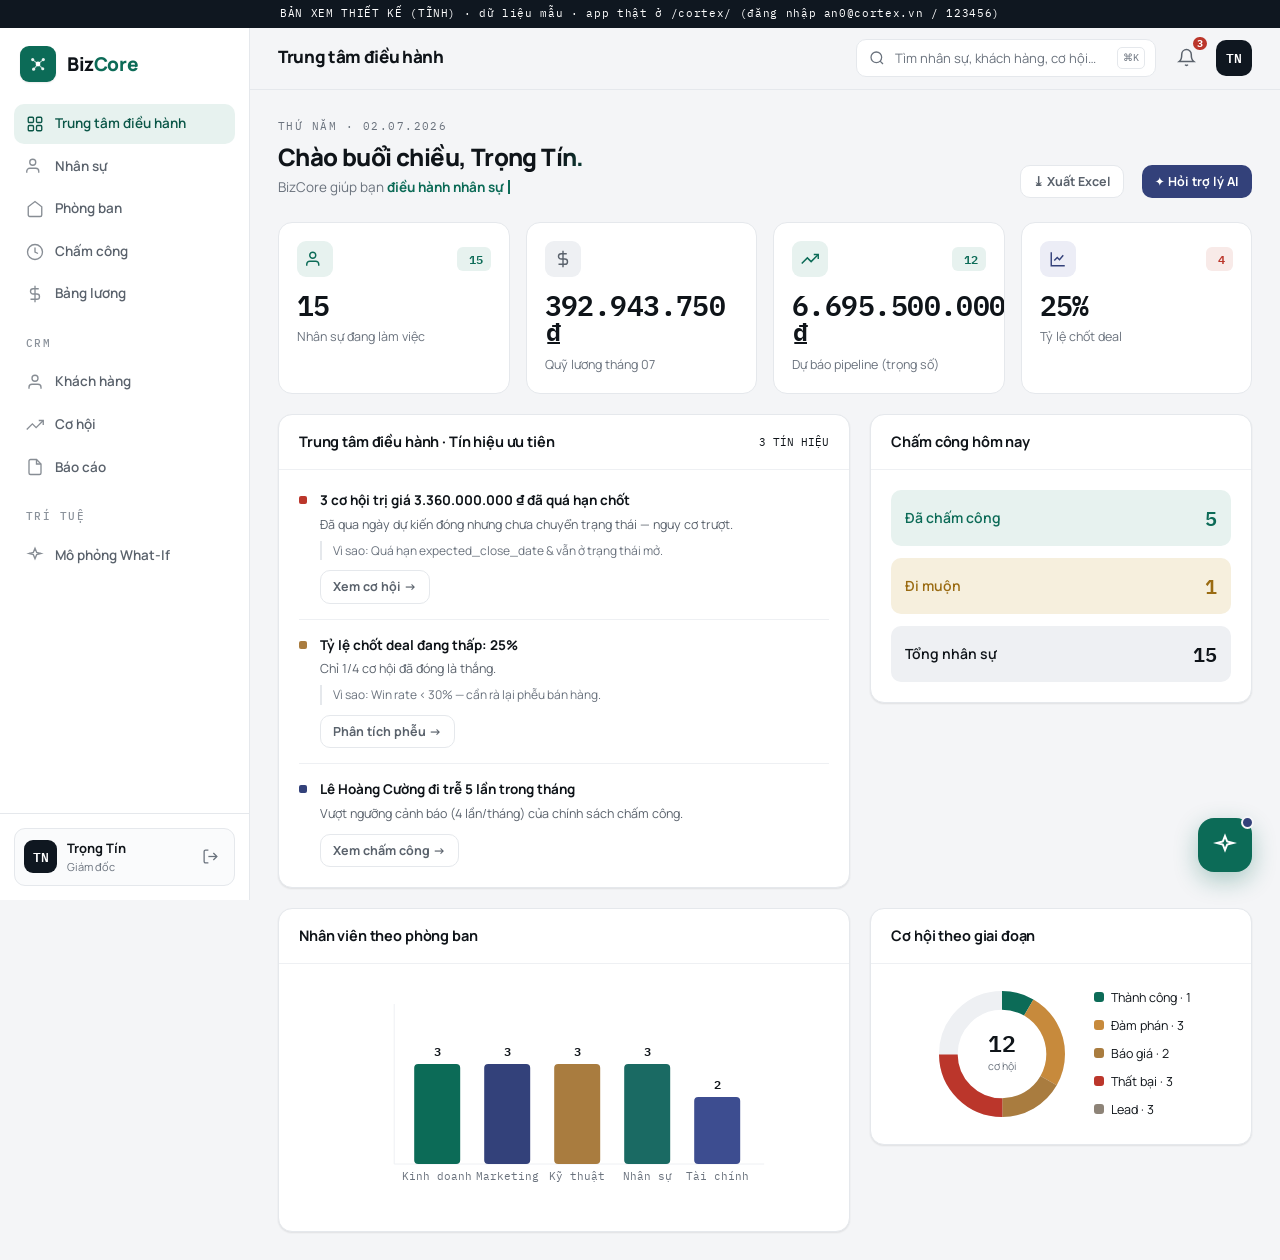
<file: app/preview.html>
<!DOCTYPE html>
<html lang="vi">
<head>
<meta charset="UTF-8" />
<meta name="viewport" content="width=device-width, initial-scale=1.0" />
<title>BizCore — Xem thiết kế (tĩnh)</title>
<link rel="preconnect" href="https://fonts.googleapis.com" />
<link rel="preconnect" href="https://fonts.gstatic.com" crossorigin />
<link href="https://fonts.googleapis.com/css2?family=Manrope:wght@400;500;600;700;800&family=IBM+Plex+Mono:wght@500;600&display=swap" rel="stylesheet" />
<link rel="stylesheet" href="css/variables.css" />
<link rel="stylesheet" href="css/base.css" />
<link rel="stylesheet" href="css/layout.css" />
<link rel="stylesheet" href="css/components.css" />
<link rel="stylesheet" href="css/pages.css" />
<link rel="stylesheet" href="css/ai.css" />
<link rel="stylesheet" href="css/effects.css" />
<style>
  .preview-flag{ position:fixed; top:0; left:0; right:0; z-index:99999; background:var(--graphite); color:#fff;
    font-family:var(--font-mono); font-size:11px; letter-spacing:.06em; text-align:center; padding:5px; }
  body{ padding-top:26px; }
  .header{ top:26px !important; }
  .sidebar{ top:26px !important; }
</style>
</head>
<body>
<div class="preview-flag">BẢN XEM THIẾT KẾ (TĨNH) · dữ liệu mẫu · app thật ở /cortex/ (đăng nhập an0@cortex.vn / 123456)</div>

<svg width="0" height="0" style="position:absolute"><defs>
  <symbol id="cortexMark" viewBox="0 0 24 24">
    <path d="M12 12L6.5 7.5M12 12l5.5-4.5M12 12l-4.5 5.5M12 12l5 5" stroke="currentColor" stroke-width="1.4" opacity=".65"/>
    <circle cx="12" cy="12" r="2.6" fill="currentColor"/>
    <circle cx="6.2" cy="7.2" r="1.7" fill="currentColor" opacity=".9"/><circle cx="17.8" cy="7.2" r="1.7" fill="currentColor" opacity=".9"/>
    <circle cx="7.2" cy="17.6" r="1.7" fill="currentColor" opacity=".9"/><circle cx="17.2" cy="17.2" r="1.7" fill="currentColor" opacity=".9"/>
  </symbol>
</defs></svg>

<div class="app-container">
  <aside class="sidebar">
    <div class="sidebar-header"><div class="sidebar-logo"><div class="logo-icon"><svg viewBox="0 0 24 24" width="22" height="22" style="color:#fff"><use href="#cortexMark"/></svg></div><span class="logo-text">Biz<b>Core</b></span></div></div>
    <nav class="sidebar-nav">
      <a class="sidebar-nav-item active" href="#"><svg viewBox="0 0 24 24" fill="none" stroke="currentColor" stroke-width="1.8"><rect x="3" y="3" width="7" height="7" rx="1.5"/><rect x="14" y="3" width="7" height="7" rx="1.5"/><rect x="3" y="14" width="7" height="7" rx="1.5"/><rect x="14" y="14" width="7" height="7" rx="1.5"/></svg><span class="nav-label">Trung tâm điều hành</span></a>
      <a class="sidebar-nav-item" href="#"><svg viewBox="0 0 24 24" fill="none" stroke="currentColor" stroke-width="1.8"><path d="M17 21v-2a4 4 0 0 0-4-4H5a4 4 0 0 0-4 4v2"/><circle cx="9" cy="7" r="4"/></svg><span class="nav-label">Nhân sự</span></a>
      <a class="sidebar-nav-item" href="#"><svg viewBox="0 0 24 24" fill="none" stroke="currentColor" stroke-width="1.8"><path d="M3 9l9-7 9 7v11a2 2 0 0 1-2 2H5a2 2 0 0 1-2-2z"/></svg><span class="nav-label">Phòng ban</span></a>
      <a class="sidebar-nav-item" href="#"><svg viewBox="0 0 24 24" fill="none" stroke="currentColor" stroke-width="1.8"><circle cx="12" cy="12" r="10"/><polyline points="12 6 12 12 16 14"/></svg><span class="nav-label">Chấm công</span></a>
      <a class="sidebar-nav-item" href="#"><svg viewBox="0 0 24 24" fill="none" stroke="currentColor" stroke-width="1.8"><line x1="12" y1="1" x2="12" y2="23"/><path d="M17 5H9.5a3.5 3.5 0 0 0 0 7h5a3.5 3.5 0 0 1 0 7H6"/></svg><span class="nav-label">Bảng lương</span></a>
      <div class="sidebar-section-label"><span>CRM</span></div>
      <a class="sidebar-nav-item" href="#"><svg viewBox="0 0 24 24" fill="none" stroke="currentColor" stroke-width="1.8"><path d="M20 21v-2a4 4 0 0 0-4-4H8a4 4 0 0 0-4 4v2"/><circle cx="12" cy="7" r="4"/></svg><span class="nav-label">Khách hàng</span></a>
      <a class="sidebar-nav-item" href="#"><svg viewBox="0 0 24 24" fill="none" stroke="currentColor" stroke-width="1.8"><polyline points="23 6 13.5 15.5 8.5 10.5 1 18"/><polyline points="17 6 23 6 23 12"/></svg><span class="nav-label">Cơ hội</span></a>
      <a class="sidebar-nav-item" href="#"><svg viewBox="0 0 24 24" fill="none" stroke="currentColor" stroke-width="1.8"><path d="M14 2H6a2 2 0 0 0-2 2v16a2 2 0 0 0 2 2h12a2 2 0 0 0 2-2V8z"/><polyline points="14 2 14 8 20 8"/></svg><span class="nav-label">Báo cáo</span></a>
      <div class="sidebar-section-label"><span>Trí tuệ</span></div>
      <a class="sidebar-nav-item nav-ai" href="#"><svg viewBox="0 0 24 24" fill="none" stroke="currentColor" stroke-width="1.8"><path d="M12 3l2.2 5.5L20 10l-5.8 1.5L12 17l-2.2-5.5L4 10l5.8-1.5z"/></svg><span class="nav-label">Mô phỏng What-If</span></a>
    </nav>
    <div class="sidebar-footer"><div class="sidebar-user"><div class="user-avatar-sm">TN</div><div class="user-info"><div class="user-name">Trọng Tín</div><div class="user-role">Giám đốc</div></div>
      <button class="btn-logout"><svg viewBox="0 0 24 24" fill="none" stroke="currentColor" stroke-width="1.8" width="17" height="17"><path d="M9 21H5a2 2 0 0 1-2-2V5a2 2 0 0 1 2-2h4"/><polyline points="16 17 21 12 16 7"/><line x1="21" y1="12" x2="9" y2="12"/></svg></button></div></div>
  </aside>

  <main class="main-content">
    <header class="header">
      <div class="header-left"><div class="header-title"><h2>Trung tâm điều hành</h2></div></div>
      <div class="header-right">
        <div class="header-search"><svg viewBox="0 0 24 24" fill="none" stroke="currentColor" stroke-width="1.9" width="16" height="16"><circle cx="11" cy="11" r="8"/><line x1="21" y1="21" x2="16.65" y2="16.65"/></svg><input placeholder="Tìm nhân sự, khách hàng, cơ hội…"><kbd>⌘K</kbd></div>
        <button class="notification-btn btn-icon"><svg viewBox="0 0 24 24" fill="none" stroke="currentColor" stroke-width="1.9" width="19" height="19"><path d="M18 8A6 6 0 0 0 6 8c0 7-3 9-3 9h18s-3-2-3-9"/><path d="M13.73 21a2 2 0 0 1-3.46 0"/></svg><span class="notification-badge">3</span></button>
        <div class="user-avatar">TN</div>
      </div>
    </header>
    <div class="content-area">

      <div class="page-header">
        <div>
          <div style="font-family:var(--font-mono);font-size:10.5px;letter-spacing:.14em;text-transform:uppercase;color:var(--text-muted)">THỨ NĂM · 02.07.2026</div>
          <h1 class="shiny-text" style="margin-top:8px">Chào buổi chiều, Trọng Tín.</h1>
          <p>BizCore giúp bạn <span class="login-tw" data-typewriter="điều hành nhân sự & lương|quản trị khách hàng & cơ hội|mô phỏng quyết định tài chính|ra lệnh cho trợ lý AI"></span></p>
        </div>
        <div class="page-header-actions">
          <button class="btn btn-secondary btn-sm btn-shine">⤓ Xuất Excel</button>
          <button class="btn btn-slate btn-sm">✦ Hỏi trợ lý AI</button>
        </div>
      </div>

      <div class="stat-cards-grid">
        <div class="stat-card"><div class="stat-card-header"><div class="stat-card-icon"><svg viewBox="0 0 24 24" fill="none" stroke="currentColor" stroke-width="1.9"><path d="M17 21v-2a4 4 0 0 0-4-4H5a4 4 0 0 0-4 4v2"/><circle cx="9" cy="7" r="4"/></svg></div><span class="stat-card-trend up"><svg viewBox="0 0 24 24"><polyline points="6 15 12 9 18 15"/></svg>15</span></div><div class="stat-card-value">15</div><div class="stat-card-label">Nhân sự đang làm việc</div></div>
        <div class="stat-card"><div class="stat-card-header"><div class="stat-card-icon neutral"><svg viewBox="0 0 24 24" fill="none" stroke="currentColor" stroke-width="1.9"><line x1="12" y1="1" x2="12" y2="23"/><path d="M17 5H9.5a3.5 3.5 0 0 0 0 7h5a3.5 3.5 0 0 1 0 7H6"/></svg></div></div><div class="stat-card-value">392.943.750 ₫</div><div class="stat-card-label">Quỹ lương tháng 07</div></div>
        <div class="stat-card"><div class="stat-card-header"><div class="stat-card-icon"><svg viewBox="0 0 24 24" fill="none" stroke="currentColor" stroke-width="1.9"><polyline points="23 6 13.5 15.5 8.5 10.5 1 18"/><polyline points="17 6 23 6 23 12"/></svg></div><span class="stat-card-trend up"><svg viewBox="0 0 24 24"><polyline points="6 15 12 9 18 15"/></svg>12</span></div><div class="stat-card-value">6.695.500.000 ₫</div><div class="stat-card-label">Dự báo pipeline (trọng số)</div></div>
        <div class="stat-card"><div class="stat-card-header"><div class="stat-card-icon slate"><svg viewBox="0 0 24 24" fill="none" stroke="currentColor" stroke-width="1.9"><path d="M3 3v18h18"/><path d="M7 14l4-4 3 3 5-6"/></svg></div><span class="stat-card-trend down"><svg viewBox="0 0 24 24"><polyline points="6 9 12 15 18 9"/></svg>4</span></div><div class="stat-card-value">25%</div><div class="stat-card-label">Tỷ lệ chốt deal</div></div>
      </div>

      <div class="dashboard-grid mt-6">
        <div class="card">
          <div class="card-header"><h3>Trung tâm điều hành · Tín hiệu ưu tiên</h3><span class="text-muted" style="font-family:var(--font-mono);font-size:11px">3 TÍN HIỆU</span></div>
          <div class="card-body"><div class="signals">
            <div class="signal-row"><span class="signal-sev d"></span><div class="signal-main"><div class="signal-title">3 cơ hội trị giá 3.360.000.000 ₫ đã quá hạn chốt</div><div class="signal-why">Đã qua ngày dự kiến đóng nhưng chưa chuyển trạng thái — nguy cơ trượt.</div><div class="signal-reason">Vì sao: Quá hạn expected_close_date &amp; vẫn ở trạng thái mở.</div><div class="signal-act"><a class="btn btn-ghost btn-sm" href="#">Xem cơ hội →</a></div></div></div>
            <div class="signal-row"><span class="signal-sev w"></span><div class="signal-main"><div class="signal-title">Tỷ lệ chốt deal đang thấp: 25%</div><div class="signal-why">Chỉ 1/4 cơ hội đã đóng là thắng.</div><div class="signal-reason">Vì sao: Win rate &lt; 30% — cần rà lại phễu bán hàng.</div><div class="signal-act"><a class="btn btn-ghost btn-sm" href="#">Phân tích phễu →</a></div></div></div>
            <div class="signal-row"><span class="signal-sev i"></span><div class="signal-main"><div class="signal-title">Lê Hoàng Cường đi trễ 5 lần trong tháng</div><div class="signal-why">Vượt ngưỡng cảnh báo (4 lần/tháng) của chính sách chấm công.</div><div class="signal-act"><a class="btn btn-ghost btn-sm" href="#">Xem chấm công →</a></div></div></div>
          </div></div>
        </div>
        <div class="card">
          <div class="card-header"><h3>Chấm công hôm nay</h3></div>
          <div class="card-body"><div style="display:flex;flex-direction:column;gap:12px">
            <div style="display:flex;justify-content:space-between;align-items:center;padding:12px 14px;border-radius:10px;background:var(--color-success-bg)"><span style="font-weight:600;color:var(--color-success)">Đã chấm công</span><span style="font-family:var(--font-mono);font-weight:600;font-size:20px;color:var(--color-success)">5</span></div>
            <div style="display:flex;justify-content:space-between;align-items:center;padding:12px 14px;border-radius:10px;background:var(--color-warning-bg)"><span style="font-weight:600;color:var(--color-warning)">Đi muộn</span><span style="font-family:var(--font-mono);font-weight:600;font-size:20px;color:var(--color-warning)">1</span></div>
            <div style="display:flex;justify-content:space-between;align-items:center;padding:12px 14px;border-radius:10px;background:var(--bg-hover)"><span style="font-weight:600">Tổng nhân sự</span><span style="font-family:var(--font-mono);font-weight:600;font-size:20px">15</span></div>
          </div></div>
        </div>
      </div>

      <div class="dashboard-grid mt-6">
        <div class="card">
          <div class="card-header"><h3>Nhân viên theo phòng ban</h3></div>
          <div class="card-body">
            <svg viewBox="0 0 420 220" width="100%" height="220" style="overflow:visible;font-family:var(--font-mono)">
              <g stroke="var(--border-subtle)"><line x1="40" y1="20" x2="40" y2="180"/><line x1="40" y1="180" x2="410" y2="180"/></g>
              <g fill="var(--brand)">
                <rect x="60" y="80" width="46" height="100" rx="4"/><rect x="130" y="80" width="46" height="100" rx="4" fill="#33417a"/><rect x="200" y="80" width="46" height="100" rx="4" fill="#a97c3f"/><rect x="270" y="80" width="46" height="100" rx="4" fill="#1a6a63"/><rect x="340" y="113" width="46" height="67" rx="4" fill="#3d4d90"/>
              </g>
              <g fill="var(--text-muted)" font-size="11" text-anchor="middle">
                <text x="83" y="196">Kinh doanh</text><text x="153" y="196">Marketing</text><text x="223" y="196">Kỹ thuật</text><text x="293" y="196">Nhân sự</text><text x="363" y="196">Tài chính</text>
              </g>
              <g fill="var(--text-primary)" font-size="12" font-weight="600" text-anchor="middle"><text x="83" y="72">3</text><text x="153" y="72">3</text><text x="223" y="72">3</text><text x="293" y="72">3</text><text x="363" y="105">2</text></g>
            </svg>
          </div>
        </div>
        <div class="card">
          <div class="card-header"><h3>Cơ hội theo giai đoạn</h3></div>
          <div class="card-body" style="display:flex;align-items:center;gap:22px;justify-content:center">
            <svg viewBox="0 0 120 120" width="140" height="140">
              <circle cx="60" cy="60" r="46" fill="none" stroke="var(--border-subtle)" stroke-width="16"/>
              <circle cx="60" cy="60" r="46" fill="none" stroke="#0c6b57" stroke-width="16" stroke-dasharray="24 265" stroke-dashoffset="0" transform="rotate(-90 60 60)"/>
              <circle cx="60" cy="60" r="46" fill="none" stroke="#c78a3c" stroke-width="16" stroke-dasharray="72 217" stroke-dashoffset="-24" transform="rotate(-90 60 60)"/>
              <circle cx="60" cy="60" r="46" fill="none" stroke="#a97c3f" stroke-width="16" stroke-dasharray="48 241" stroke-dashoffset="-96" transform="rotate(-90 60 60)"/>
              <circle cx="60" cy="60" r="46" fill="none" stroke="#bb362b" stroke-width="16" stroke-dasharray="72 217" stroke-dashoffset="-144" transform="rotate(-90 60 60)"/>
              <text x="60" y="58" text-anchor="middle" font-family="var(--font-mono)" font-size="20" font-weight="600" fill="var(--text-primary)">12</text>
              <text x="60" y="74" text-anchor="middle" font-size="9" fill="var(--text-muted)">cơ hội</text>
            </svg>
            <div style="display:flex;flex-direction:column;gap:8px;font-size:12.5px">
              <span><i style="display:inline-block;width:10px;height:10px;border-radius:3px;background:#0c6b57;margin-right:7px"></i>Thành công · 1</span>
              <span><i style="display:inline-block;width:10px;height:10px;border-radius:3px;background:#c78a3c;margin-right:7px"></i>Đàm phán · 3</span>
              <span><i style="display:inline-block;width:10px;height:10px;border-radius:3px;background:#a97c3f;margin-right:7px"></i>Báo giá · 2</span>
              <span><i style="display:inline-block;width:10px;height:10px;border-radius:3px;background:#bb362b;margin-right:7px"></i>Thất bại · 3</span>
              <span><i style="display:inline-block;width:10px;height:10px;border-radius:3px;background:#8d8377;margin-right:7px"></i>Lead · 3</span>
            </div>
          </div>
        </div>
      </div>

    </div>
  </main>
</div>

<button class="ai-fab"><svg viewBox="0 0 24 24" fill="none" stroke="currentColor" stroke-width="2" width="24" height="24"><path d="M12 3l2.2 5.5L20 10l-5.8 1.5L12 17l-2.2-5.5L4 10l5.8-1.5z"/></svg><span class="ai-fab-badge"></span></button>
<script src="js/effects.js"></script>
</body>
</html>
</file>
<file: app/css/variables.css>
/* ===== BizCore ERP — Design Tokens · "Graphite Enterprise" =====
   Light, cool graphite + evergreen (action) + slate-indigo (AI).
   Giữ nguyên tên biến cũ (map sang light) + thêm alias brand mới. */
:root {
  /* ---- Brand ---- */
  --brand:#0c6b57;         /* evergreen — hành động/tăng trưởng */
  --brand-700:#0a5647;
  --brand-600:#0e7a63;
  --brand-050:#e7f2ef;
  --slate:#33417a;         /* slate-indigo — AI / trí tuệ */
  --slate-600:#3d4d90;
  --slate-050:#ecedf6;
  --brass:#a97c3f;
  --graphite:#0f1720;      /* panel tối: sidebar brand / login */

  /* ---- Surfaces (map biến cũ → light) ---- */
  --bg-primary:#f4f5f7;    /* canvas trang */
  --bg-secondary:#fafbfc;
  --bg-tertiary:#ffffff;   /* card */
  --bg-elevated:#ffffff;
  --bg-hover:#eef0f3;
  --bg-glass:rgba(244,245,247,.85);
  --bg-glass-border:#e5e8ec;
  --panel:#ffffff;
  --panel-2:#fafbfc;

  /* ---- Accent (map cũ) ---- */
  --accent-primary:#0c6b57;
  --accent-secondary:#33417a;
  --accent-gradient:linear-gradient(135deg,#0e7a63,#0a5647);
  --accent-glow:0 0 0 3px rgba(12,107,87,.15);

  /* ---- Semantic ---- */
  --color-success:#0c6b57; --color-success-bg:#e7f2ef;
  --color-warning:#9a6b12; --color-warning-bg:#f6efdd;
  --color-danger:#bb362b;  --color-danger-bg:#f8eae8;
  --color-info:#33417a;    --color-info-bg:#ecedf6;

  /* ---- Text ---- */
  --text-primary:#0f1419;  /* graphite ink */
  --text-secondary:#5a626c;
  --text-tertiary:#8b929b;
  --text-accent:#0c6b57;
  --text-muted:#6a727d;

  /* ---- Borders ---- */
  --border-color:#e5e8ec;
  --border-color-hover:#d3d9df;
  --border-subtle:#eef0f3;

  /* ---- Typography ---- */
  --font-family:'Manrope',system-ui,-apple-system,'Segoe UI',sans-serif;
  --font-mono:'IBM Plex Mono',ui-monospace,'Cascadia Code',monospace;
  --font-xs:0.75rem;
  --font-sm:0.8125rem;
  --font-base:0.875rem;
  --font-md:1rem;
  --font-lg:1.125rem;
  --font-xl:1.25rem;
  --font-2xl:1.5rem;
  --font-3xl:1.875rem;
  --font-4xl:2.25rem;

  /* ---- Spacing (8pt) ---- */
  --space-1:0.25rem; --space-2:0.5rem; --space-3:0.75rem; --space-4:1rem;
  --space-5:1.25rem; --space-6:1.5rem; --space-8:2rem; --space-10:2.5rem; --space-12:3rem;

  /* ---- Layout ---- */
  --sidebar-width:250px;
  --sidebar-collapsed-width:72px;
  --header-height:64px;

  /* ---- Radius ---- */
  --border-radius-sm:7px;
  --border-radius-md:10px;
  --border-radius-lg:14px;
  --border-radius-xl:18px;
  --border-radius-full:9999px;

  /* ---- Shadows (light) ---- */
  --shadow-sm:0 1px 2px rgba(15,20,25,.05), 0 1px 2px rgba(15,20,25,.04);
  --shadow-md:0 6px 16px rgba(15,20,25,.06), 0 2px 6px rgba(15,20,25,.05);
  --shadow-lg:0 14px 32px rgba(15,20,25,.09);
  --shadow-glow:0 0 0 3px rgba(12,107,87,.12);

  /* ---- Transitions ---- */
  --transition-fast:150ms ease;
  --transition-normal:220ms ease;
  --transition-slow:340ms ease;
}
</file>
<file: app/css/base.css>
/* ===== BizCore ERP - Base / Reset ===== */
*, *::before, *::after { box-sizing: border-box; margin: 0; padding: 0; }

html { font-size: 16px; scroll-behavior: smooth; -webkit-font-smoothing: antialiased; -moz-osx-font-smoothing: grayscale; }

body {
  font-family: var(--font-family);
  background: var(--bg-primary);
  color: var(--text-primary);
  font-size: var(--font-base);
  line-height: 1.6;
  min-height: 100vh;
  overflow-x: hidden;
}

::selection { background: rgba(12,107,87,0.18); color: var(--text-primary); }

/* Scrollbar */
::-webkit-scrollbar { width: 6px; height: 6px; }
::-webkit-scrollbar-track { background: transparent; }
::-webkit-scrollbar-thumb { background: var(--bg-elevated); border-radius: 3px; }
::-webkit-scrollbar-thumb:hover { background: var(--bg-hover); }

/* Links */
a { color: var(--text-accent); text-decoration: none; transition: color var(--transition-fast); }
a:hover { color: var(--accent-primary); }

/* Headings */
h1 { font-size: var(--font-3xl); font-weight: 700; line-height: 1.2; }
h2 { font-size: var(--font-2xl); font-weight: 700; line-height: 1.3; }
h3 { font-size: var(--font-lg); font-weight: 600; line-height: 1.4; }
h4 { font-size: var(--font-md); font-weight: 600; line-height: 1.4; }

img { max-width: 100%; display: block; }
ul, ol { list-style: none; }
button { font-family: inherit; cursor: pointer; }
input, select, textarea { font-family: inherit; }

/* ===== Animations ===== */
@keyframes fadeIn { from { opacity: 0; } to { opacity: 1; } }
@keyframes slideUp { from { opacity: 0; transform: translateY(16px); } to { opacity: 1; transform: translateY(0); } }
@keyframes slideIn { from { opacity: 0; transform: translateX(20px); } to { opacity: 1; transform: translateX(0); } }
@keyframes slideDown { from { opacity: 0; transform: translateY(-10px); } to { opacity: 1; transform: translateY(0); } }
@keyframes pulse { 0%, 100% { opacity: 1; } 50% { opacity: .6; } }
@keyframes spin { to { transform: rotate(360deg); } }
@keyframes countUp { from { opacity: 0; transform: translateY(8px); } to { opacity: 1; transform: translateY(0); } }
@keyframes shimmer { 0% { background-position: -200% 0; } 100% { background-position: 200% 0; } }
@keyframes scaleIn { from { opacity: 0; transform: scale(0.95); } to { opacity: 1; transform: scale(1); } }

/* ===== Utility Classes ===== */
.hidden { display: none !important; }
.text-success { color: var(--color-success) !important; }
.text-warning { color: var(--color-warning) !important; }
.text-danger { color: var(--color-danger) !important; }
.text-info { color: var(--color-info) !important; }
.text-secondary { color: var(--text-secondary) !important; }
.text-accent { color: var(--text-accent) !important; }
.text-center { text-align: center; }
.text-right { text-align: right; }
.font-bold { font-weight: 700; }
.font-semibold { font-weight: 600; }

.flex { display: flex; }
.flex-center { display: flex; align-items: center; justify-content: center; }
.flex-between { display: flex; align-items: center; justify-content: space-between; }
.flex-col { display: flex; flex-direction: column; }
.flex-wrap { flex-wrap: wrap; }
.items-center { align-items: center; }
.gap-1 { gap: var(--space-1); }
.gap-2 { gap: var(--space-2); }
.gap-3 { gap: var(--space-3); }
.gap-4 { gap: var(--space-4); }
.gap-5 { gap: var(--space-5); }
.gap-6 { gap: var(--space-6); }

.mt-1 { margin-top: var(--space-1); }
.mt-2 { margin-top: var(--space-2); }
.mt-3 { margin-top: var(--space-3); }
.mt-4 { margin-top: var(--space-4); }
.mt-5 { margin-top: var(--space-5); }
.mt-6 { margin-top: var(--space-6); }
.mt-8 { margin-top: var(--space-8); }
.mb-1 { margin-bottom: var(--space-1); }
.mb-2 { margin-bottom: var(--space-2); }
.mb-3 { margin-bottom: var(--space-3); }
.mb-4 { margin-bottom: var(--space-4); }
.mb-5 { margin-bottom: var(--space-5); }
.mb-6 { margin-bottom: var(--space-6); }
.mb-8 { margin-bottom: var(--space-8); }
.p-6 { padding: var(--space-6) !important; }
</file>
<file: app/css/layout.css>
/* ===== BizCore — Layout (Graphite Enterprise) ===== */
.app-container { display:flex; min-height:100vh; }

/* ===== SIDEBAR ===== */
.sidebar{
  position:fixed; top:0; left:0; bottom:0; width:var(--sidebar-width);
  background:var(--panel); border-right:1px solid var(--border-color);
  display:flex; flex-direction:column; z-index:50;
  transition:transform var(--transition-slow);
}
.sidebar-header{ padding:20px 20px 14px; flex-shrink:0; }
.sidebar-logo{ display:flex; align-items:center; gap:11px; }
.logo-icon{ width:36px; height:36px; border-radius:9px; background:var(--brand);
  display:flex; align-items:center; justify-content:center; flex-shrink:0; box-shadow:var(--shadow-sm); }
.logo-text{ font-size:19px; font-weight:800; letter-spacing:-.02em; color:var(--text-primary); }
.logo-text b{ color:var(--brand); font-weight:800; }

.sidebar-nav{ flex:1; overflow-y:auto; padding:8px 14px; display:flex; flex-direction:column; gap:3px; }
.sidebar-nav-item{
  display:flex; align-items:center; gap:11px; padding:9px 12px;
  border-radius:10px; color:var(--text-secondary);
  font-size:13.5px; font-weight:600; text-decoration:none;
  transition:all var(--transition-fast); position:relative;
}
.sidebar-nav-item svg{ width:18px; height:18px; flex-shrink:0; opacity:.72; }
.sidebar-nav-item:hover{ background:var(--bg-secondary); color:var(--text-primary); }
.sidebar-nav-item.active{ background:var(--brand-050); color:var(--brand-700); }
.sidebar-nav-item.active svg{ opacity:1; }
.sidebar-nav-item.nav-ai.active{ background:var(--slate-050); color:var(--slate); }
.sidebar-section-label{ padding:14px 12px 6px; }
.sidebar-section-label span{
  font-family:var(--font-mono); font-size:10.5px; font-weight:500;
  letter-spacing:.14em; text-transform:uppercase; color:var(--text-tertiary);
}

.sidebar-footer{ padding:14px; border-top:1px solid var(--border-color); flex-shrink:0; }
.sidebar-user{ display:flex; align-items:center; gap:10px;
  padding:9px; border:1px solid var(--border-color); border-radius:11px; background:var(--panel-2); }
.user-avatar-sm{ width:33px; height:33px; border-radius:9px; background:var(--graphite);
  display:flex; align-items:center; justify-content:center; font-family:var(--font-mono);
  font-size:12.5px; font-weight:600; color:#fff; flex-shrink:0; }
.user-info{ overflow:hidden; flex:1; }
.user-name{ font-size:13px; font-weight:700; white-space:nowrap; }
.user-role{ font-size:11px; color:var(--text-muted); white-space:nowrap; }
.btn-logout{ background:none; border:none; color:var(--text-muted); cursor:pointer;
  padding:6px; border-radius:8px; display:grid; place-items:center; transition:var(--transition-fast); }
.btn-logout:hover{ background:var(--color-danger-bg); color:var(--color-danger); }

/* ===== HEADER ===== */
.header{
  position:fixed; top:0; left:var(--sidebar-width); right:0; height:var(--header-height);
  background:rgba(244,245,247,.85); backdrop-filter:blur(8px); -webkit-backdrop-filter:blur(8px);
  border-bottom:1px solid var(--border-color);
  display:flex; align-items:center; justify-content:space-between; padding:0 28px; z-index:40;
  transition:left var(--transition-slow);
}
.header-left{ display:flex; align-items:center; gap:14px; }
.header-left h2{ font-size:17px; font-weight:800; letter-spacing:-.02em; color:var(--text-primary); }
.mobile-toggle{ display:none; background:none; border:none; color:var(--text-secondary); padding:6px; cursor:pointer; border-radius:8px; }
.header-right{ display:flex; align-items:center; gap:12px; }
.header-search{ position:relative; display:flex; align-items:center; }
.header-search svg{ position:absolute; left:13px; color:var(--text-muted); pointer-events:none; }
.header-search input{
  width:300px; padding:9px 44px 9px 38px; background:var(--panel);
  border:1px solid var(--border-color); border-radius:10px; color:var(--text-primary);
  font-family:var(--font-family); font-size:13px; outline:none; transition:var(--transition-fast);
}
.header-search input:focus{ border-color:var(--brand); box-shadow:var(--shadow-glow); }
.header-search input::placeholder{ color:var(--text-muted); }
.header-search kbd{ position:absolute; right:11px; font-family:var(--font-mono); font-size:10px;
  border:1px solid var(--border-color); border-radius:5px; padding:2px 5px; color:var(--text-muted); }
.notification-btn{ position:relative; background:var(--panel); border:1px solid var(--border-color);
  color:var(--text-secondary); width:36px; height:36px; border-radius:10px; cursor:pointer;
  display:grid; place-items:center; transition:var(--transition-fast); }
.notification-btn:hover{ background:var(--panel-2); }
.notification-badge{ position:absolute; top:-5px; right:-5px; min-width:17px; height:17px;
  background:var(--color-danger); color:#fff; font-size:10px; font-weight:700; font-family:var(--font-mono);
  border-radius:9px; display:flex; align-items:center; justify-content:center; padding:0 4px; border:2px solid var(--bg-primary); }
.user-avatar{ width:36px; height:36px; border-radius:10px; background:var(--graphite);
  display:flex; align-items:center; justify-content:center; font-family:var(--font-mono);
  font-size:12.5px; font-weight:600; color:#fff; cursor:pointer; }

/* ===== MAIN ===== */
.main-content{ margin-left:var(--sidebar-width); flex:1; min-height:100vh; transition:margin-left var(--transition-slow); }
.content-area{ padding:calc(var(--header-height) + 28px) 28px 28px; max-width:1400px; animation:fadeIn .3s ease; }

/* ===== RESPONSIVE ===== */
@media (max-width:1024px){ .header-search input{ width:220px; } }
@media (max-width:768px){
  .sidebar{ transform:translateX(-100%); }
  .sidebar.open{ transform:translateX(0); box-shadow:var(--shadow-lg); }
  .main-content{ margin-left:0; }
  .header{ left:0; padding:0 16px; }
  .mobile-toggle{ display:flex; }
  .header-search{ display:none; }
  .content-area{ padding:calc(var(--header-height) + 16px) 16px 16px; }
}

/* ===== LOGIN ===== */
.login-overlay{ position:fixed; inset:0; background:var(--bg-primary); z-index:9999;
  display:flex; align-items:center; justify-content:center; padding:20px; transition:opacity var(--transition-normal); }
.login-overlay.hidden{ opacity:0; pointer-events:none; visibility:hidden; }
.login-card{ width:100%; max-width:404px; background:var(--panel); border:1px solid var(--border-color);
  border-radius:16px; padding:36px 34px; box-shadow:var(--shadow-lg); animation:slideUp .4s ease; }
.login-brandrow{ display:flex; align-items:center; justify-content:center; gap:11px; margin-bottom:20px; }
.login-brandrow .logo-text{ font-size:20px; }
.login-kick{ font-family:var(--font-mono); font-size:10.5px; font-weight:500; letter-spacing:.14em;
  text-transform:uppercase; color:var(--text-muted); text-align:center; margin-bottom:8px; }
.login-card h2{ font-size:23px; font-weight:800; letter-spacing:-.02em; text-align:center; color:var(--text-primary); }
.login-sub{ color:var(--text-muted); font-size:13.5px; text-align:center; margin:6px 0 26px; }
.login-form .form-group{ margin-bottom:16px; }
.login-form .form-label{ display:block; font-size:12.5px; font-weight:700; color:var(--text-secondary); margin-bottom:7px; }
.input-wrap{ position:relative; display:flex; align-items:center; }
.input-wrap .input-lead{ position:absolute; left:13px; width:17px; height:17px; color:var(--text-muted); pointer-events:none; }
.input-wrap .input-eye{ position:absolute; right:12px; color:var(--text-muted); cursor:pointer; display:grid; place-items:center; }
.input-wrap .input-eye:hover{ color:var(--text-secondary); }
.login-card .form-input{ width:100%; padding:11px 13px 11px 40px; border:1px solid var(--border-color);
  background:var(--panel); border-radius:10px; font-family:var(--font-family); font-size:14px; color:var(--text-primary); transition:var(--transition-fast); }
.login-card .form-input:focus{ outline:none; border-color:var(--brand); box-shadow:var(--shadow-glow); }
.login-card .form-input::placeholder{ color:#aab1b9; }
.login-card .form-input:-webkit-autofill,.login-card .form-input:-webkit-autofill:hover,.login-card .form-input:-webkit-autofill:focus{
  -webkit-text-fill-color:var(--text-primary); -webkit-box-shadow:0 0 0 1000px var(--panel) inset;
  box-shadow:0 0 0 1000px var(--panel) inset; border:1px solid var(--border-color); caret-color:var(--text-primary); }
.login-row{ display:flex; align-items:center; justify-content:space-between; gap:12px; margin:4px 0 22px; }
.login-check{ display:flex; align-items:center; gap:8px; font-size:13px; color:var(--text-secondary); white-space:nowrap; cursor:pointer; }
.login-check input{ accent-color:var(--brand); width:15px; height:15px; }
.login-forgot{ color:var(--brand); font-weight:700; font-size:13px; white-space:nowrap; cursor:pointer; }
.login-forgot:hover{ color:var(--brand-700); }
.login-card .btn-block{ width:100%; justify-content:center; padding:13px; font-size:14px; }
.login-card .btn-primary{ background:var(--brand); color:#fff; border:1px solid transparent; }
.login-card .btn-primary:hover{ background:var(--brand-700); }
.login-hint{ font-family:var(--font-mono); font-size:11px; color:var(--text-muted); text-align:center;
  margin-top:22px; padding-top:18px; border-top:1px solid var(--border-subtle); letter-spacing:.02em; }
.login-form .form-error{ background:var(--color-danger-bg); color:var(--color-danger); font-size:13px;
  padding:10px 12px; border-radius:9px; margin-bottom:14px; }
.login-form .form-error.hidden{ display:none; }

/* animated login background (Motion/GSAP drives .login-bg span) */
.login-overlay{ overflow:hidden; }
.login-bg{ position:absolute; inset:0; z-index:0; overflow:hidden; pointer-events:none; }
.login-bg span{ position:absolute; border-radius:50%; filter:blur(64px); opacity:.5; will-change:transform; }
.login-bg span:nth-child(1){ width:440px; height:440px; background:rgba(12,107,87,.5); top:-130px; left:-110px; }
.login-bg span:nth-child(2){ width:380px; height:380px; background:rgba(51,65,122,.42); bottom:-140px; right:-90px; }
.login-bg span:nth-child(3){ width:300px; height:300px; background:rgba(169,124,63,.34); top:44%; left:56%; }
.login-card{ position:relative; z-index:1; }
</file>
<file: app/css/components.css>
/* ===== BizCore — Components (Graphite Enterprise) ===== */

/* ===== CARDS ===== */
.card{ background:var(--panel); border:1px solid var(--border-color); border-radius:var(--border-radius-lg);
  box-shadow:var(--shadow-sm); overflow:hidden; transition:border-color var(--transition-fast), box-shadow var(--transition-fast); }
.card:hover{ border-color:var(--border-color-hover); }
.card-header{ padding:17px 20px; border-bottom:1px solid var(--border-subtle);
  display:flex; align-items:center; justify-content:space-between; }
.card-header h3{ font-size:14.5px; font-weight:700; letter-spacing:-.01em; }
.card-body{ padding:20px; }

/* ===== STAT / KPI CARDS ===== */
.stat-cards-grid{ display:grid; grid-template-columns:repeat(auto-fit,minmax(220px,1fr)); gap:16px; }
.stat-card{ background:var(--panel); border:1px solid var(--border-color); border-radius:var(--border-radius-lg);
  padding:18px; position:relative; overflow:hidden; transition:transform var(--transition-fast),box-shadow var(--transition-fast),border-color var(--transition-fast);
  animation:slideUp .4s ease backwards; }
.stat-card:nth-child(1){animation-delay:0ms}.stat-card:nth-child(2){animation-delay:70ms}
.stat-card:nth-child(3){animation-delay:140ms}.stat-card:nth-child(4){animation-delay:210ms}
.stat-card::before{ content:''; position:absolute; top:0; left:0; bottom:0; width:3px; background:var(--brand); opacity:0; transition:opacity var(--transition-fast); }
.stat-card:hover{ transform:translateY(-2px); box-shadow:var(--shadow-md); border-color:var(--border-color-hover); }
.stat-card:hover::before{ opacity:1; }
.stat-card-header{ display:flex; align-items:center; justify-content:space-between; margin-bottom:14px; }
.stat-card-icon{ width:36px; height:36px; border-radius:9px; display:flex; align-items:center; justify-content:center;
  flex-shrink:0; background:var(--brand-050); color:var(--brand); }
.stat-card-icon svg{ color:currentColor; width:18px; height:18px; }
.stat-card-icon.slate{ background:var(--slate-050); color:var(--slate); }
.stat-card-icon.neutral{ background:var(--bg-hover); color:var(--text-secondary); }
.stat-card-value{ font-family:var(--font-mono); font-size:28px; font-weight:600; letter-spacing:-.02em; line-height:1;
  margin:2px 0 8px; animation:countUp .5s ease backwards; animation-delay:.15s; }
.stat-card-label{ font-size:12.5px; color:var(--text-muted); }
.stat-card-trend{ display:inline-flex; align-items:center; gap:4px; font-family:var(--font-mono); font-size:11.5px; font-weight:600;
  padding:3px 8px; border-radius:6px; }
.stat-card-trend.up{ color:var(--color-success); background:var(--color-success-bg); }
.stat-card-trend.down{ color:var(--color-danger); background:var(--color-danger-bg); }

/* ===== BUTTONS ===== */
.btn{ display:inline-flex; align-items:center; justify-content:center; gap:8px; padding:9px 16px;
  border-radius:10px; font-family:var(--font-family); font-size:13.5px; font-weight:700; line-height:1.4;
  cursor:pointer; border:1px solid transparent; transition:all var(--transition-fast); text-decoration:none; white-space:nowrap; }
.btn-primary{ background:var(--brand); color:#fff; }
.btn-primary:hover{ background:var(--brand-700); }
.btn-slate{ background:var(--slate); color:#fff; }
.btn-slate:hover{ background:var(--slate-600); }
.btn-secondary{ background:var(--panel); color:var(--text-secondary); border-color:var(--border-color); }
.btn-secondary:hover{ background:var(--panel-2); color:var(--text-primary); border-color:var(--border-color-hover); }
.btn-danger{ background:var(--color-danger-bg); color:var(--color-danger); }
.btn-danger:hover{ filter:brightness(.97); }
.btn-ghost{ background:transparent; color:var(--text-secondary); border-color:var(--border-color); }
.btn-ghost:hover{ background:var(--panel-2); color:var(--text-primary); }
.btn-sm{ padding:7px 12px; font-size:12.5px; }
.btn-block{ width:100%; }
.btn + .btn{ margin-left:8px; }
.btn-icon{ background:none; border:none; color:var(--text-secondary); cursor:pointer; display:inline-flex;
  align-items:center; justify-content:center; padding:8px; border-radius:10px; transition:all var(--transition-fast); }
.btn-icon:hover{ color:var(--text-primary); background:var(--panel-2); }

/* ===== BADGES ===== */
.badge{ display:inline-flex; align-items:center; gap:5px; padding:3px 10px; border-radius:7px;
  font-size:11.5px; font-weight:700; white-space:nowrap; }
.badge-success{ background:var(--color-success-bg); color:var(--color-success); }
.badge-warning{ background:var(--color-warning-bg); color:var(--color-warning); }
.badge-danger{ background:var(--color-danger-bg); color:var(--color-danger); }
.badge-info{ background:var(--color-info-bg); color:var(--color-info); }
.badge-primary{ background:rgba(0, 102, 204, 0.12); color:#0066cc; }
.badge-secondary{ background:var(--bg-hover); color:var(--text-secondary); }

/* ===== TABLES ===== */
.table-container{ border-radius:var(--border-radius-lg); overflow:hidden; background:var(--panel); border:1px solid var(--border-color); box-shadow:var(--shadow-sm); }
.table-toolbar{ display:flex; align-items:center; justify-content:space-between; padding:16px 18px; gap:14px; flex-wrap:wrap; border-bottom:1px solid var(--border-subtle); }
.table-search{ position:relative; display:flex; align-items:center; }
.table-search svg{ position:absolute; left:12px; color:var(--text-muted); pointer-events:none; }
.table-search input{ padding:9px 14px 9px 36px; min-width:280px; background:var(--panel); border:1px solid var(--border-color);
  border-radius:10px; color:var(--text-primary); font-family:var(--font-family); font-size:13px; outline:none; transition:var(--transition-fast); }
.table-search input:focus{ border-color:var(--brand); box-shadow:var(--shadow-glow); }
.table-search input::placeholder{ color:var(--text-muted); }
.data-table{ width:100%; border-collapse:collapse; }
.data-table thead{ background:var(--panel-2); }
.data-table th{ padding:12px 16px; text-align:left; font-family:var(--font-mono); font-size:10.5px; text-transform:uppercase;
  color:var(--text-muted); font-weight:500; letter-spacing:.08em; white-space:nowrap; user-select:none; }
.data-table th.sortable{ cursor:pointer; }
.data-table th.sortable:hover{ color:var(--text-primary); }
.data-table td{ padding:13px 16px; border-bottom:1px solid var(--border-subtle); font-size:13px; vertical-align:middle; }
.data-table tbody tr{ transition:background var(--transition-fast); }
.data-table tbody tr:hover{ background:var(--panel-2); }
.data-table tbody tr:last-child td{ border-bottom:none; }
.employee-cell{ display:flex; align-items:center; gap:11px; }
.employee-cell .info{ display:flex; flex-direction:column; }
.employee-cell .name{ font-weight:700; }
.employee-cell .sub{ font-size:11.5px; color:var(--text-muted); }
.table-avatar{ width:34px; height:34px; border-radius:9px; display:flex; align-items:center; justify-content:center;
  font-family:var(--font-mono); font-size:11.5px; font-weight:600; color:#fff; flex-shrink:0; }
.table-actions{ display:flex; gap:4px; }
.table-pagination{ display:flex; align-items:center; justify-content:center; gap:6px; padding:14px 18px; border-top:1px solid var(--border-subtle); }
.table-pagination button{ width:34px; height:34px; display:flex; align-items:center; justify-content:center; background:var(--panel);
  border:1px solid var(--border-color); border-radius:9px; color:var(--text-secondary); font-size:13px; cursor:pointer; transition:var(--transition-fast); }
.table-pagination button:hover{ background:var(--panel-2); color:var(--text-primary); }
.table-pagination button.active{ background:var(--brand); color:#fff; border-color:var(--brand); }
.table-pagination button:disabled{ opacity:.35; cursor:not-allowed; }
.table-info{ font-size:11.5px; color:var(--text-muted); padding:0 12px; }

/* ===== MODALS ===== */
.modal-overlay{ position:fixed; inset:0; background:rgba(15,20,25,.42); backdrop-filter:blur(3px);
  z-index:1000; display:flex; align-items:center; justify-content:center; animation:fadeIn .2s ease; padding:16px; }
.modal{ background:var(--panel); border-radius:var(--border-radius-xl); border:1px solid var(--border-color);
  width:100%; max-height:90vh; overflow:hidden; animation:slideUp .3s ease; display:flex; flex-direction:column; box-shadow:var(--shadow-lg); }
.modal-sm{ max-width:420px; } .modal-md{ max-width:580px; } .modal-lg{ max-width:740px; }
.modal-header{ display:flex; align-items:center; justify-content:space-between; padding:18px 22px; border-bottom:1px solid var(--border-subtle); flex-shrink:0; }
.modal-header h3{ font-size:16px; font-weight:800; letter-spacing:-.01em; }
.modal-close{ width:32px; height:32px; display:flex; align-items:center; justify-content:center; background:none; border:none;
  color:var(--text-muted); border-radius:8px; cursor:pointer; transition:var(--transition-fast); }
.modal-close:hover{ background:var(--color-danger-bg); color:var(--color-danger); }
.modal-body{ padding:22px; overflow-y:auto; flex:1; max-height:calc(90vh - 140px); }
.modal-footer{ display:flex; align-items:center; justify-content:flex-end; gap:10px; padding:16px 22px; border-top:1px solid var(--border-subtle); flex-shrink:0; }

/* ===== FORMS ===== */
.form-group{ margin-bottom:18px; }
.form-label{ display:block; font-size:12.5px; font-weight:700; color:var(--text-secondary); margin-bottom:7px; }
.form-input{ width:100%; padding:10px 13px; background:var(--panel); border:1px solid var(--border-color);
  border-radius:10px; color:var(--text-primary); font-family:var(--font-family); font-size:13.5px; transition:var(--transition-fast); outline:none; }
.form-input:focus{ border-color:var(--brand); box-shadow:var(--shadow-glow); }
.form-input::placeholder{ color:var(--text-muted); }
select.form-input{ appearance:none; background-image:url("data:image/svg+xml,%3Csvg xmlns='http://www.w3.org/2000/svg' width='16' height='16' fill='%236a727d' viewBox='0 0 16 16'%3E%3Cpath d='M4 6l4 4 4-4'/%3E%3C/svg%3E");
  background-repeat:no-repeat; background-position:right 12px center; padding-right:36px; }
textarea.form-input{ min-height:80px; resize:vertical; }
.form-row{ display:grid; grid-template-columns:1fr 1fr; gap:14px; }
.form-error{ font-size:12.5px; color:var(--color-danger); margin-top:5px; }

/* ===== TOASTS ===== */
.toast-container{ position:fixed; top:16px; right:16px; z-index:2000; display:flex; flex-direction:column; gap:10px; pointer-events:none; }
.toast{ padding:13px 16px; border-radius:11px; font-size:13px; font-weight:600; animation:slideIn .3s ease;
  min-width:280px; max-width:420px; display:flex; align-items:center; gap:11px; box-shadow:var(--shadow-lg); pointer-events:auto; background:var(--panel); border:1px solid var(--border-color); }
.toast-success{ border-left:3px solid var(--color-success); color:var(--color-success); }
.toast-error{ border-left:3px solid var(--color-danger); color:var(--color-danger); }
.toast-warning{ border-left:3px solid var(--color-warning); color:var(--color-warning); }
.toast-info{ border-left:3px solid var(--color-info); color:var(--color-info); }

/* ===== PAGE HEADER ===== */
.page-header{ display:flex; align-items:flex-end; justify-content:space-between; margin-bottom:24px; flex-wrap:wrap; gap:16px; }
.page-header h1{ font-size:24px; font-weight:800; letter-spacing:-.025em; }
.page-header p{ font-size:13.5px; color:var(--text-muted); margin-top:5px; }
.page-header-actions{ display:flex; align-items:center; gap:10px; }

/* ===== TABS ===== */
.tabs-header{ display:flex; gap:0; border-bottom:1px solid var(--border-color); margin-bottom:22px; overflow-x:auto; }
.tab-btn{ padding:11px 18px; font-size:13.5px; font-weight:700; color:var(--text-muted); border:none; background:none;
  border-bottom:2px solid transparent; cursor:pointer; transition:var(--transition-fast); white-space:nowrap; }
.tab-btn:hover{ color:var(--text-primary); }
.tab-btn.active{ color:var(--brand); border-bottom-color:var(--brand); }
.tab-content{ animation:fadeIn .3s ease; }

/* ===== EMPTY / LOADING ===== */
.empty-state{ display:flex; flex-direction:column; align-items:center; justify-content:center; padding:48px; text-align:center; }
.empty-state svg{ width:56px; height:56px; color:var(--text-tertiary); margin-bottom:14px; }
.empty-state p{ color:var(--text-muted); font-size:13.5px; }
.loading-spinner{ display:flex; align-items:center; justify-content:center; padding:48px; }
.loading-spinner::after{ content:''; width:30px; height:30px; border:3px solid var(--border-color); border-top-color:var(--brand); border-radius:50%; animation:spin .7s linear infinite; }

/* ===== CHART / FILTER ===== */
.chart-container{ position:relative; width:100%; }
.chart-container canvas{ width:100%!important; height:100%!important; }
.filter-bar{ display:flex; gap:8px; margin-bottom:22px; flex-wrap:wrap; }
.filter-btn{ padding:7px 15px; border-radius:9px; font-size:13px; font-weight:600; background:var(--panel);
  color:var(--text-secondary); border:1px solid var(--border-color); cursor:pointer; transition:var(--transition-fast); }
.filter-btn:hover{ background:var(--panel-2); color:var(--text-primary); }
.filter-btn.active{ background:var(--brand-050); color:var(--brand-700); border-color:var(--brand); }

@media (max-width:768px){
  .stat-cards-grid{ grid-template-columns:1fr 1fr; }
  .form-row{ grid-template-columns:1fr; }
  .table-toolbar{ flex-direction:column; align-items:stretch; }
  .table-search input{ min-width:unset; width:100%; }
  .page-header{ flex-direction:column; align-items:flex-start; }
}
@media (max-width:480px){ .stat-cards-grid{ grid-template-columns:1fr; } }

/* ===== Notification panel + Global search dropdown ===== */
.notif-panel, .search-results{ position:fixed; z-index:1200; background:var(--panel); border:1px solid var(--border-color);
  border-radius:12px; box-shadow:var(--shadow-lg); min-width:290px; max-width:340px; overflow:hidden; animation:slideDown .18s ease; }
.notif-panel.hidden, .search-results.hidden{ display:none; }
.notif-head{ padding:12px 16px; font-weight:700; font-size:13px; border-bottom:1px solid var(--border-subtle); }
.notif-item{ display:flex; align-items:center; gap:10px; padding:12px 16px; font-size:13px; color:var(--text-secondary);
  border-bottom:1px solid var(--border-subtle); text-decoration:none; transition:var(--transition-fast); }
.notif-item:last-child{ border-bottom:none; }
.notif-item:hover{ background:var(--panel-2); color:var(--text-primary); }
.notif-dot{ width:8px; height:8px; border-radius:50%; flex:none; }
.notif-dot.danger{ background:var(--color-danger); } .notif-dot.warn{ background:var(--color-warning); }
.notif-dot.info{ background:var(--slate); } .notif-dot.ok{ background:var(--color-success); }
.search-results .sr-item{ display:flex; align-items:center; gap:9px; padding:10px 14px; font-size:13px; color:var(--text-primary);
  border-bottom:1px solid var(--border-subtle); text-decoration:none; }
.search-results .sr-item:last-child{ border-bottom:none; }
.search-results .sr-item:hover{ background:var(--panel-2); }
.sr-tag{ font-family:var(--font-mono); font-size:10px; padding:2px 6px; border-radius:5px; background:var(--brand-050); color:var(--brand-700); flex:none; }
.sr-empty{ padding:14px; font-size:13px; color:var(--text-muted); text-align:center; }
</file>
<file: app/css/pages.css>
/* ===== BizCore — Page Styles (Graphite Enterprise) ===== */

/* ===== DASHBOARD ===== */
.dashboard-welcome{ margin-bottom:24px; }
.dashboard-welcome h2{ font-size:28px; font-weight:800; letter-spacing:-.025em; }
.dashboard-welcome p{ color:var(--text-muted); margin-top:5px; font-size:14px; }
.dashboard-grid{ display:grid; grid-template-columns:1.5fr 1fr; gap:20px; margin-top:20px; align-items:start; }
.dashboard-grid-full{ grid-column:1 / -1; }
.quick-list{ list-style:none; }
.quick-list-item{ display:flex; align-items:center; justify-content:space-between; padding:12px 0; border-bottom:1px solid var(--border-subtle); }
.quick-list-item:last-child{ border-bottom:none; }
.activity-item{ display:flex; gap:12px; padding:12px 0; }
.activity-dot{ width:8px; height:8px; border-radius:50%; flex-shrink:0; margin-top:6px; }
.today-stats{ display:grid; grid-template-columns:repeat(3,1fr); gap:14px; text-align:center; }
.today-stat-value{ font-family:var(--font-mono); font-size:22px; font-weight:600; }
.today-stat-label{ font-size:11.5px; color:var(--text-muted); margin-top:4px; }

/* Command Center signals */
.signals{ display:flex; flex-direction:column; }
.signal-row{ display:flex; gap:13px; padding:15px 0; border-bottom:1px solid var(--border-subtle); }
.signal-row:last-child{ border-bottom:none; padding-bottom:0; }
.signal-row:first-child{ padding-top:0; }
.signal-sev{ width:8px; height:8px; border-radius:2px; margin-top:6px; flex:none; }
.signal-sev.d{ background:var(--color-danger); } .signal-sev.w{ background:var(--brass); } .signal-sev.i{ background:var(--slate); }
.signal-main{ flex:1; min-width:0; }
.signal-title{ font-weight:700; font-size:13.5px; }
.signal-why{ color:var(--text-secondary); font-size:12.5px; margin-top:3px; }
.signal-reason{ color:var(--text-muted); font-size:12px; margin-top:6px; padding-left:11px; border-left:2px solid var(--border-color); }
.signal-act{ margin-top:10px; }

/* ===== ATTENDANCE ===== */
.attendance-clock-section{ background:var(--panel); border:1px solid var(--border-color); border-radius:var(--border-radius-xl);
  text-align:center; padding:40px; margin-bottom:24px; position:relative; overflow:hidden; box-shadow:var(--shadow-sm); }
.attendance-clock-section::before{ content:''; position:absolute; top:0; left:0; right:0; height:3px; background:var(--brand); }
.attendance-time{ font-family:var(--font-mono); font-size:3.4rem; font-weight:600; font-variant-numeric:tabular-nums; color:var(--text-primary); letter-spacing:-.02em; }
.attendance-date{ font-size:15px; color:var(--text-muted); margin-top:6px; }
.attendance-actions{ display:flex; align-items:center; justify-content:center; gap:14px; margin-top:28px; }
.btn-checkin{ padding:13px 36px; font-size:14px; font-weight:700; background:var(--brand); color:#fff; border:none;
  border-radius:var(--border-radius-md); cursor:pointer; transition:var(--transition-fast); }
.btn-checkin:hover{ background:var(--brand-700); transform:translateY(-1px); }
.btn-checkin:disabled{ opacity:.4; cursor:not-allowed; transform:none; }
.btn-checkout{ padding:13px 36px; font-size:14px; font-weight:700; background:var(--panel); color:var(--color-danger);
  border:1px solid var(--border-color); border-radius:var(--border-radius-md); cursor:pointer; transition:var(--transition-fast); }
.btn-checkout:hover{ background:var(--color-danger-bg); border-color:var(--color-danger); }
.btn-checkout:disabled{ opacity:.4; cursor:not-allowed; }
.attendance-status{ margin-top:14px; font-size:13px; color:var(--text-muted); }
.calendar-grid{ display:grid; grid-template-columns:repeat(7,1fr); gap:4px; }
.calendar-header{ font-family:var(--font-mono); font-size:10.5px; font-weight:500; color:var(--text-muted); text-align:center; padding:8px; text-transform:uppercase; }
.calendar-day{ aspect-ratio:1; display:flex; align-items:center; justify-content:center; border-radius:9px; font-size:13px; transition:var(--transition-fast); position:relative; }
.calendar-day.empty{ background:none; }
.calendar-day.present{ background:var(--color-success-bg); color:var(--color-success); }
.calendar-day.late{ background:var(--color-warning-bg); color:var(--color-warning); }
.calendar-day.absent{ background:var(--color-danger-bg); color:var(--color-danger); }
.calendar-day.leave{ background:var(--bg-hover); color:var(--text-secondary); }
.calendar-day.today{ border:2px solid var(--brand); font-weight:700; }
.calendar-day.weekend{ color:var(--text-tertiary); }
.calendar-legend{ display:flex; align-items:center; gap:18px; margin-top:14px; flex-wrap:wrap; }
.calendar-legend-item{ display:flex; align-items:center; gap:8px; font-size:11.5px; color:var(--text-muted); }
.calendar-legend-dot{ width:10px; height:10px; border-radius:3px; }

/* ===== DEPARTMENTS ===== */
.dept-grid{ display:grid; grid-template-columns:repeat(auto-fill,minmax(300px,1fr)); gap:18px; }
.dept-card{ background:var(--panel); border:1px solid var(--border-color); border-radius:var(--border-radius-lg);
  padding:20px; transition:var(--transition-fast); animation:slideUp .4s ease backwards; box-shadow:var(--shadow-sm); }
.dept-card:hover{ transform:translateY(-3px); box-shadow:var(--shadow-md); border-color:var(--border-color-hover); }
.dept-card-header{ display:flex; align-items:flex-start; justify-content:space-between; margin-bottom:14px; }
.dept-card-name{ font-size:17px; font-weight:700; letter-spacing:-.01em; }
.dept-card-count{ margin-left:8px; }
.dept-card-desc{ font-size:13px; color:var(--text-muted); margin-bottom:14px; line-height:1.55; }
.dept-card-manager{ display:flex; align-items:center; gap:11px; font-size:13px; color:var(--text-secondary); padding-top:14px; border-top:1px solid var(--border-subtle); }
.dept-card-actions{ display:flex; gap:8px; margin-top:14px; }
.org-chart-container{ overflow-x:auto; padding:20px 0; }

/* ===== KANBAN / DEALS ===== */
.kanban-board{ display:flex; gap:16px; overflow-x:auto; padding-bottom:14px; min-height:500px; }
.kanban-column{ flex-shrink:0; width:280px; background:var(--panel-2); border-radius:var(--border-radius-lg); display:flex; flex-direction:column; border:1px solid var(--border-color); }
.kanban-column-header{ padding:14px; font-size:13px; font-weight:700; display:flex; align-items:center; justify-content:space-between; border-bottom:1px solid var(--border-subtle); }
.kanban-column-header .stage-name{ display:flex; align-items:center; gap:8px; }
.kanban-column-header .stage-dot{ width:8px; height:8px; border-radius:50%; }
.deal-count{ font-family:var(--font-mono); font-size:11px; padding:2px 8px; background:var(--bg-hover); border-radius:20px; color:var(--text-secondary); }
.deal-total{ font-family:var(--font-mono); font-size:11px; color:var(--text-muted); }
.kanban-cards{ padding:12px; flex:1; overflow-y:auto; display:flex; flex-direction:column; gap:10px; min-height:60px; }
.kanban-cards.drag-over{ background:var(--brand-050); border-radius:var(--border-radius-md); }
.kanban-card{ background:var(--panel); border:1px solid var(--border-color); border-radius:var(--border-radius-md); padding:14px; cursor:grab; transition:var(--transition-fast); box-shadow:var(--shadow-sm); }
.kanban-card:hover{ transform:translateY(-2px); box-shadow:var(--shadow-md); border-color:var(--border-color-hover); }
.kanban-card.dragging{ opacity:.5; cursor:grabbing; }
.kanban-card-title{ font-size:13.5px; font-weight:700; margin-bottom:6px; }
.kanban-card-customer{ font-size:12px; color:var(--text-muted); }
.kanban-card-value{ font-family:var(--font-mono); font-size:14px; font-weight:600; color:var(--brand); margin-top:8px; }
.kanban-card-footer{ display:flex; align-items:center; justify-content:space-between; margin-top:11px; font-size:11.5px; color:var(--text-muted); }

/* ===== PAYROLL ===== */
.payroll-summary{ margin-bottom:20px; }
.payroll-month-selector{ display:flex; align-items:center; gap:14px; }
.payroll-month-selector input[type="month"]{ padding:9px 14px; background:var(--panel); border:1px solid var(--border-color);
  border-radius:10px; color:var(--text-primary); font-family:var(--font-family); font-size:13px; outline:none; cursor:pointer; }
.payroll-month-selector input[type="month"]:focus{ border-color:var(--brand); }

/* ===== CUSTOMER DETAIL ===== */
.customer-detail-header{ display:flex; gap:20px; align-items:center; margin-bottom:20px; padding-bottom:20px; border-bottom:1px solid var(--border-subtle); }
.customer-avatar-lg{ width:60px; height:60px; border-radius:14px; display:flex; align-items:center; justify-content:center;
  font-size:20px; font-weight:700; color:#fff; flex-shrink:0; background:var(--graphite); }
.customer-info h3{ font-size:19px; font-weight:700; }
.customer-info p{ color:var(--text-muted); font-size:13px; }
.customer-timeline{ position:relative; padding-left:28px; }
.customer-timeline::before{ content:''; position:absolute; left:12px; top:0; bottom:0; width:2px; background:var(--border-color); }
.timeline-item{ position:relative; margin-bottom:20px; animation:fadeIn .3s ease backwards; }
.timeline-dot{ position:absolute; left:-26px; top:4px; width:12px; height:12px; border-radius:50%; border:2px solid var(--panel); }
.timeline-item .timeline-date{ font-family:var(--font-mono); font-size:11px; color:var(--text-muted); margin-bottom:3px; }
.timeline-item .timeline-content{ font-size:13px; color:var(--text-secondary); }
.timeline-item .timeline-type{ font-size:11.5px; font-weight:700; }

/* ===== REPORTS ===== */
.report-grid{ display:grid; grid-template-columns:1fr 1fr; gap:20px; }

@media (max-width:1024px){ .dashboard-grid{ grid-template-columns:1fr; } .report-grid{ grid-template-columns:1fr; } }
@media (max-width:768px){
  .kanban-board{ min-height:400px; } .kanban-column{ width:260px; } .dept-grid{ grid-template-columns:1fr; }
  .attendance-time{ font-size:2.5rem; } .customer-detail-header{ flex-direction:column; text-align:center; }
}
</file>
<file: app/css/ai.css>
/* ===== BizCore — AI Copilot Widget (Graphite Enterprise) ===== */

/* Floating AI Button */
.ai-fab{ position:fixed; bottom:28px; right:28px; width:54px; height:54px; border-radius:16px;
  background:var(--brand); border:none; cursor:pointer; display:flex; align-items:center; justify-content:center;
  box-shadow:0 8px 24px rgba(12,107,87,.32); z-index:900; transition:all var(--transition-fast); animation:scaleIn .3s ease; }
.ai-fab:hover{ transform:translateY(-2px) scale(1.04); box-shadow:0 12px 30px rgba(12,107,87,.4); }
.ai-fab svg{ color:#fff; }
.ai-fab .ai-fab-badge{ position:absolute; top:-2px; right:-2px; width:13px; height:13px; border-radius:50%; background:var(--slate); border:2px solid var(--bg-primary); }
.ai-fab.has-chat{ animation:pulse 2s ease infinite; }

/* Chat Panel */
.ai-chat-panel{ position:fixed; bottom:94px; right:28px; width:420px; max-height:600px; background:var(--panel);
  border:1px solid var(--border-color); border-radius:var(--border-radius-xl); box-shadow:var(--shadow-lg);
  z-index:901; display:flex; flex-direction:column; overflow:hidden; animation:slideUp .3s ease; }
.ai-chat-panel.hidden{ display:none; }

/* Header */
.ai-chat-header{ padding:14px 18px; background:var(--panel-2); border-bottom:1px solid var(--border-subtle);
  display:flex; align-items:center; justify-content:space-between; flex-shrink:0; }
.ai-chat-header-left{ display:flex; align-items:center; gap:11px; }
.ai-chat-avatar{ width:36px; height:36px; border-radius:10px; background:var(--slate); display:flex; align-items:center; justify-content:center; }
.ai-chat-avatar svg{ width:20px; height:20px; color:#fff; }
.ai-chat-name{ font-weight:800; font-size:13.5px; letter-spacing:-.01em; }
.ai-chat-status{ font-family:var(--font-mono); font-size:10.5px; color:var(--color-success); display:flex; align-items:center; gap:5px; }
.ai-chat-status::before{ content:''; width:6px; height:6px; border-radius:50%; background:var(--color-success); }
.ai-chat-header-right{ display:flex; gap:2px; }
.ai-chat-header-right button{ background:none; border:none; color:var(--text-muted); padding:7px; border-radius:8px; cursor:pointer; transition:var(--transition-fast); }
.ai-chat-header-right button:hover{ background:var(--bg-hover); color:var(--text-primary); }

/* Messages */
.ai-chat-messages{ flex:1; overflow-y:auto; padding:16px 18px; display:flex; flex-direction:column; gap:16px; min-height:300px; max-height:400px; }
.ai-msg{ display:flex; gap:11px; animation:fadeIn .3s ease; max-width:92%; }
.ai-msg.user{ align-self:flex-end; flex-direction:row-reverse; }
.ai-msg.assistant{ align-self:flex-start; }
.ai-msg-avatar{ width:28px; height:28px; border-radius:8px; display:flex; align-items:center; justify-content:center; flex-shrink:0; font-size:11px; font-weight:700; }
.ai-msg.assistant .ai-msg-avatar{ background:var(--slate); color:#fff; }
.ai-msg.user .ai-msg-avatar{ background:var(--bg-hover); color:var(--text-secondary); }
.ai-msg-content{ padding:11px 14px; border-radius:12px; font-size:13.5px; line-height:1.6; word-wrap:break-word; }
.ai-msg.assistant .ai-msg-content{ background:var(--panel-2); border:1px solid var(--border-subtle); border-top-left-radius:3px; color:var(--text-primary); }
.ai-msg.user .ai-msg-content{ background:var(--brand); color:#fff; border-top-right-radius:3px; }
.ai-msg-content p{ margin:0 0 8px 0; } .ai-msg-content p:last-child{ margin-bottom:0; }
.ai-msg-content strong{ color:var(--brand-700); font-weight:700; }
.ai-msg.user .ai-msg-content strong{ color:#fff; }
.ai-msg-content code{ background:var(--bg-hover); padding:1px 5px; border-radius:4px; font-size:12px; font-family:var(--font-mono); }
.ai-msg-content ul,.ai-msg-content ol{ padding-left:16px; margin:4px 0; } .ai-msg-content li{ margin-bottom:4px; }
.ai-msg-content pre{ background:var(--graphite); color:#e8e8ea; padding:12px; border-radius:8px; overflow-x:auto; font-size:12px; margin:8px 0; }
.ai-msg-time{ font-family:var(--font-mono); font-size:10px; color:var(--text-tertiary); margin-top:4px; padding:0 4px; }
.ai-msg.user .ai-msg-time{ text-align:right; }

/* Typing */
.ai-typing{ display:flex; align-items:center; gap:4px; padding:8px 0; }
.ai-typing-dot{ width:6px; height:6px; border-radius:50%; background:var(--text-tertiary); animation:typingBounce 1.4s infinite ease-in-out both; }
.ai-typing-dot:nth-child(1){animation-delay:0s}.ai-typing-dot:nth-child(2){animation-delay:.16s}.ai-typing-dot:nth-child(3){animation-delay:.32s}
@keyframes typingBounce{ 0%,80%,100%{ transform:scale(.6); opacity:.4; } 40%{ transform:scale(1); opacity:1; } }

/* Suggestions */
.ai-suggestions{ display:flex; flex-wrap:wrap; gap:8px; padding:0 18px 12px; flex-shrink:0; }
.ai-suggestion-chip{ padding:6px 12px; border-radius:20px; background:var(--slate-050); border:1px solid #dfe2f0;
  color:var(--slate); font-size:12px; font-weight:600; cursor:pointer; transition:var(--transition-fast); white-space:nowrap; }
.ai-suggestion-chip:hover{ background:#e2e5f2; border-color:var(--slate); }

/* Input */
.ai-chat-input{ padding:12px 14px; border-top:1px solid var(--border-subtle); display:flex; align-items:flex-end; gap:8px; flex-shrink:0; background:var(--panel); }
.ai-chat-input textarea{ flex:1; padding:9px 12px; background:var(--panel-2); border:1px solid var(--border-color); border-radius:10px;
  color:var(--text-primary); font-size:13.5px; font-family:var(--font-family); resize:none; outline:none; min-height:38px; max-height:100px; line-height:1.5; transition:var(--transition-fast); }
.ai-chat-input textarea:focus{ border-color:var(--brand); box-shadow:var(--shadow-glow); background:var(--panel); }
.ai-chat-input textarea::placeholder{ color:var(--text-muted); }
.ai-send-btn{ width:38px; height:38px; border-radius:10px; background:var(--brand); border:none; cursor:pointer;
  display:flex; align-items:center; justify-content:center; transition:var(--transition-fast); flex-shrink:0; }
.ai-send-btn:hover{ background:var(--brand-700); } .ai-send-btn:disabled{ opacity:.4; cursor:not-allowed; }
.ai-send-btn svg{ color:#fff; width:18px; height:18px; }

/* API Key Setup */
.ai-setup-panel{ padding:24px; text-align:center; }
.ai-setup-panel h4{ margin-bottom:8px; }
.ai-setup-panel p{ font-size:13px; color:var(--text-muted); margin-bottom:14px; }
.ai-key-input{ width:100%; padding:10px 13px; background:var(--panel-2); border:1px solid var(--border-color); border-radius:10px;
  color:var(--text-primary); font-size:13px; margin-bottom:14px; outline:none; font-family:var(--font-mono); }
.ai-key-input:focus{ border-color:var(--brand); }

/* Inline Insight card */
.ai-insight-card{ background:var(--slate-050); border:1px solid #dfe2f0; border-radius:var(--border-radius-lg); padding:18px; position:relative; overflow:hidden; }
.ai-insight-card::before{ content:''; position:absolute; top:0; left:0; bottom:0; width:3px; background:var(--slate); }
.ai-insight-header{ display:flex; align-items:center; gap:8px; margin-bottom:11px; font-size:13.5px; font-weight:700; color:var(--slate); }
.ai-insight-header svg{ width:16px; height:16px; }
.ai-insight-content{ font-size:13.5px; color:var(--text-secondary); line-height:1.6; }
.ai-insight-content strong{ color:var(--text-primary); }
.ai-insight-actions{ display:flex; gap:8px; margin-top:12px; }
.ai-sparkle{ display:inline-flex; align-items:center; gap:4px; }

@media (max-width:768px){
  .ai-chat-panel{ right:8px; left:8px; bottom:80px; width:auto; max-height:70vh; }
  .ai-fab{ bottom:16px; right:16px; width:50px; height:50px; }
}
</file>
<file: app/css/effects.css>
/* ===== BizCore v3 — Effects (shiny text · typewriter · shine button · bento) ===== */

/* Shiny sweeping text — an toàn: chữ luôn hiện, chỉ thêm hiệu ứng khi trình duyệt hỗ trợ */
.shiny-text{ color:var(--text-primary); }
@supports ((-webkit-background-clip:text) or (background-clip:text)){
  .shiny-text{
    background:linear-gradient(110deg, var(--text-primary) 0%, var(--text-primary) 42%, var(--brand) 50%, var(--text-primary) 58%, var(--text-primary) 100%);
    background-size:220% 100%;
    -webkit-background-clip:text; background-clip:text;
    color:transparent; -webkit-text-fill-color:transparent;
    animation:shinytext 4.5s linear infinite;
  }
}
@keyframes shinytext{ 0%{ background-position:120% 0; } 100%{ background-position:-120% 0; } }

/* Typewriter */
.login-tw{ color:var(--brand); font-weight:700; }
.tw-cursor{ display:inline-block; width:2px; height:1em; background:currentColor; margin-left:2px; vertical-align:-2px; animation:twblink 1s step-end infinite; }
@keyframes twblink{ 50%{ opacity:0; } }

/* Shine button (periodic diagonal sweep) */
.btn-shine{ position:relative; overflow:hidden; }
.btn-shine::after{
  content:''; position:absolute; top:-50%; left:-60%; width:38%; height:200%;
  background:linear-gradient(120deg, transparent, rgba(255,255,255,.42), transparent);
  transform:skewX(-20deg); pointer-events:none;
  animation:btnshine 3.4s ease-in-out infinite;
}
@keyframes btnshine{ 0%{ left:-60%; } 62%,100%{ left:135%; } }

/* Bento / social grid */
.bento{ display:grid; grid-template-columns:repeat(4,1fr); gap:16px; }
.bento-item{ background:var(--panel); border:1px solid var(--border-color); border-radius:var(--border-radius-lg); padding:20px; box-shadow:var(--shadow-sm); transition:transform var(--transition-fast), box-shadow var(--transition-fast); }
.bento-item:hover{ transform:translateY(-3px); box-shadow:var(--shadow-md); }
.bento-item.col2{ grid-column:span 2; }
.bento-item.row2{ grid-row:span 2; }
@media(max-width:900px){ .bento{ grid-template-columns:1fr 1fr; } .bento-item.col2{ grid-column:span 2; } }
@media(max-width:560px){ .bento{ grid-template-columns:1fr; } .bento-item.col2{ grid-column:span 1; } }

/* Gradient-glow accent card (for AI/premium blocks) */
.glow-card{ position:relative; }
.glow-card::before{ content:''; position:absolute; inset:-1px; border-radius:inherit; padding:1px;
  background:linear-gradient(130deg, var(--brand), var(--slate), var(--brand));
  -webkit-mask:linear-gradient(#000 0 0) content-box, linear-gradient(#000 0 0);
  -webkit-mask-composite:xor; mask-composite:exclude; opacity:.5; pointer-events:none; }
</file>
